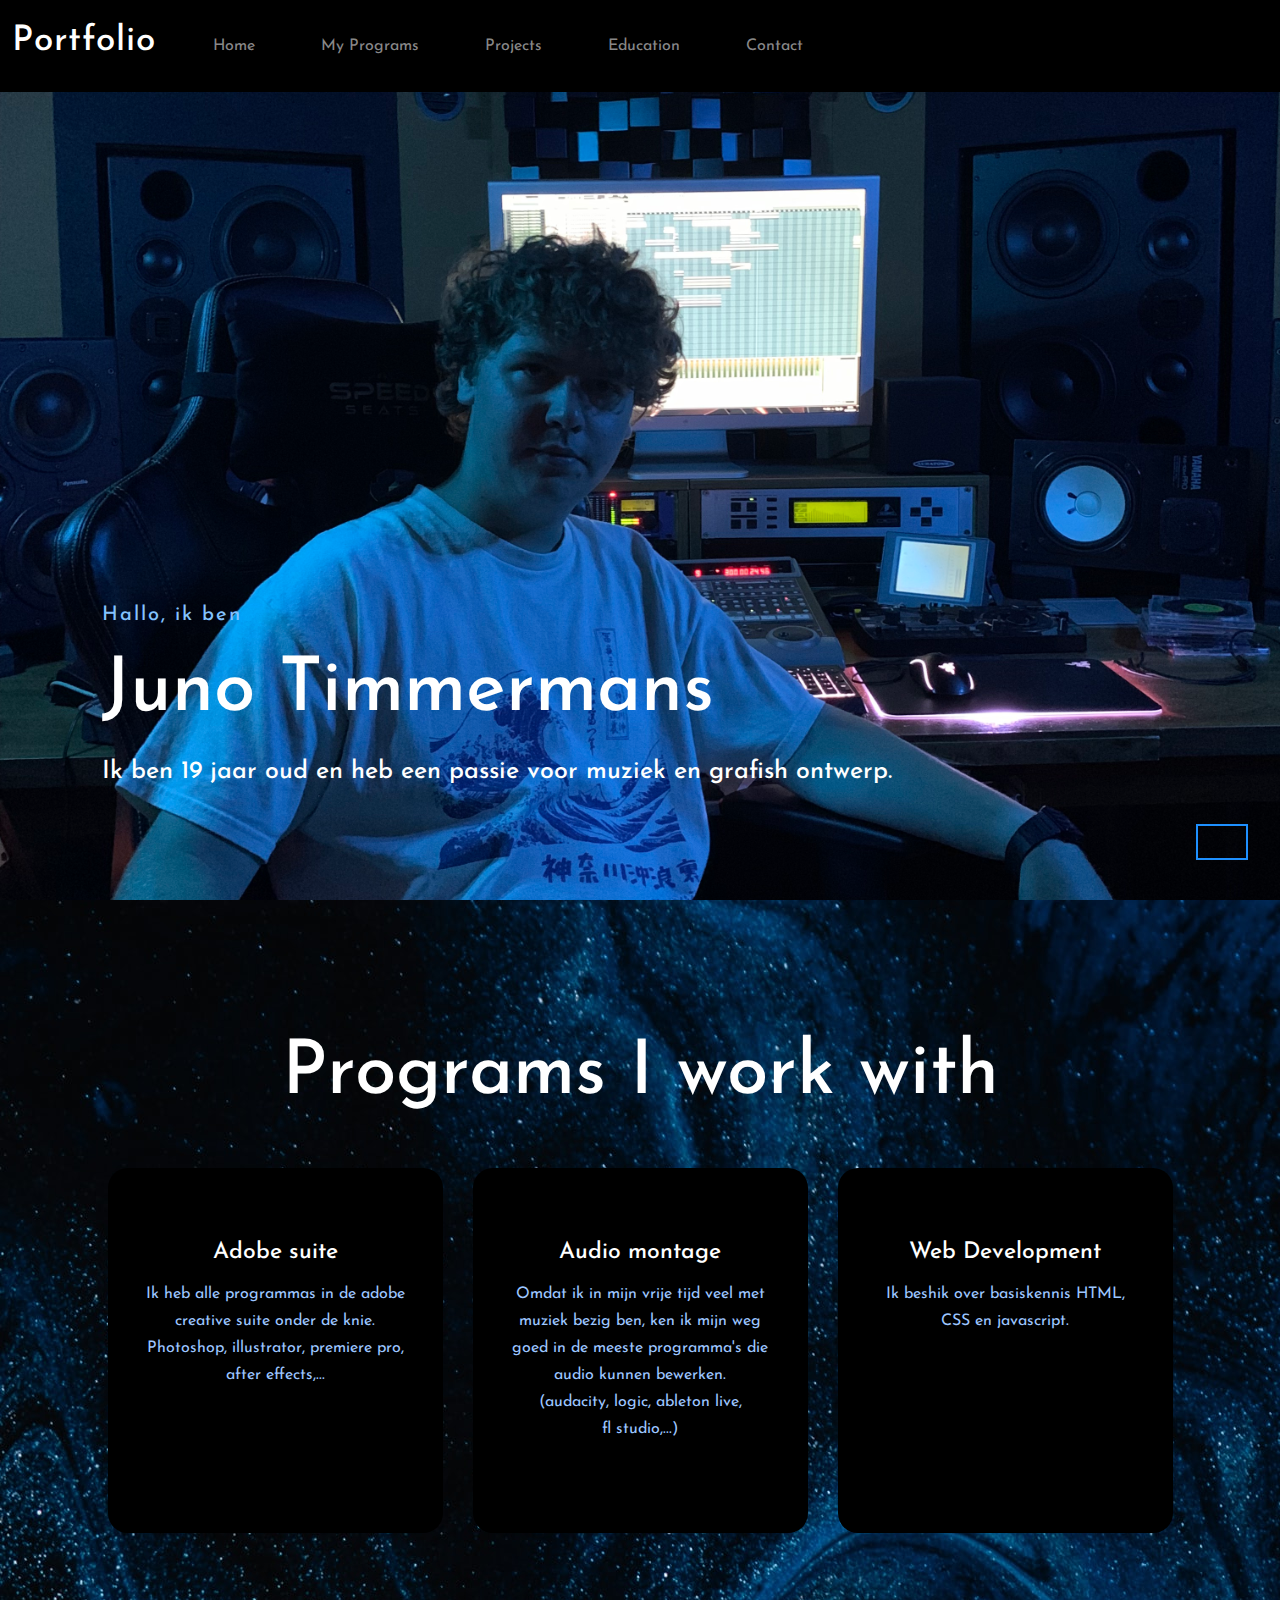
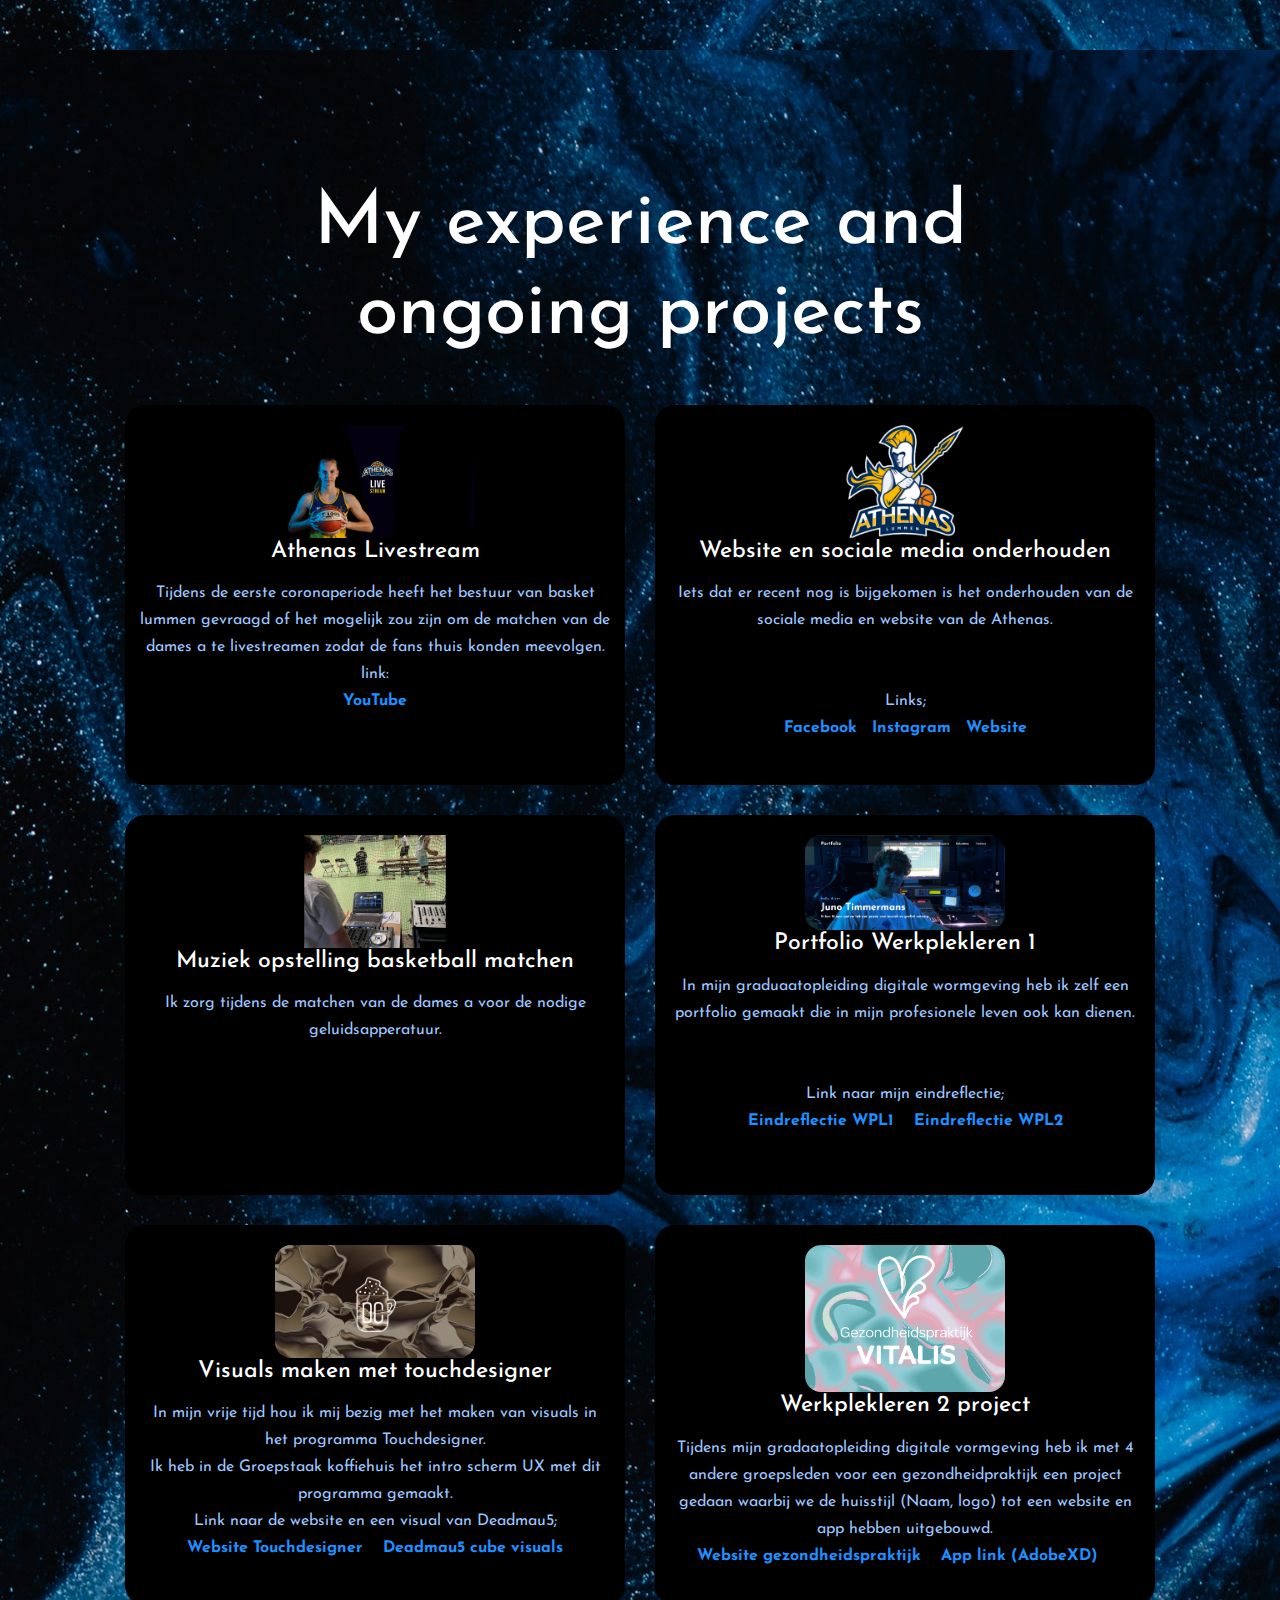
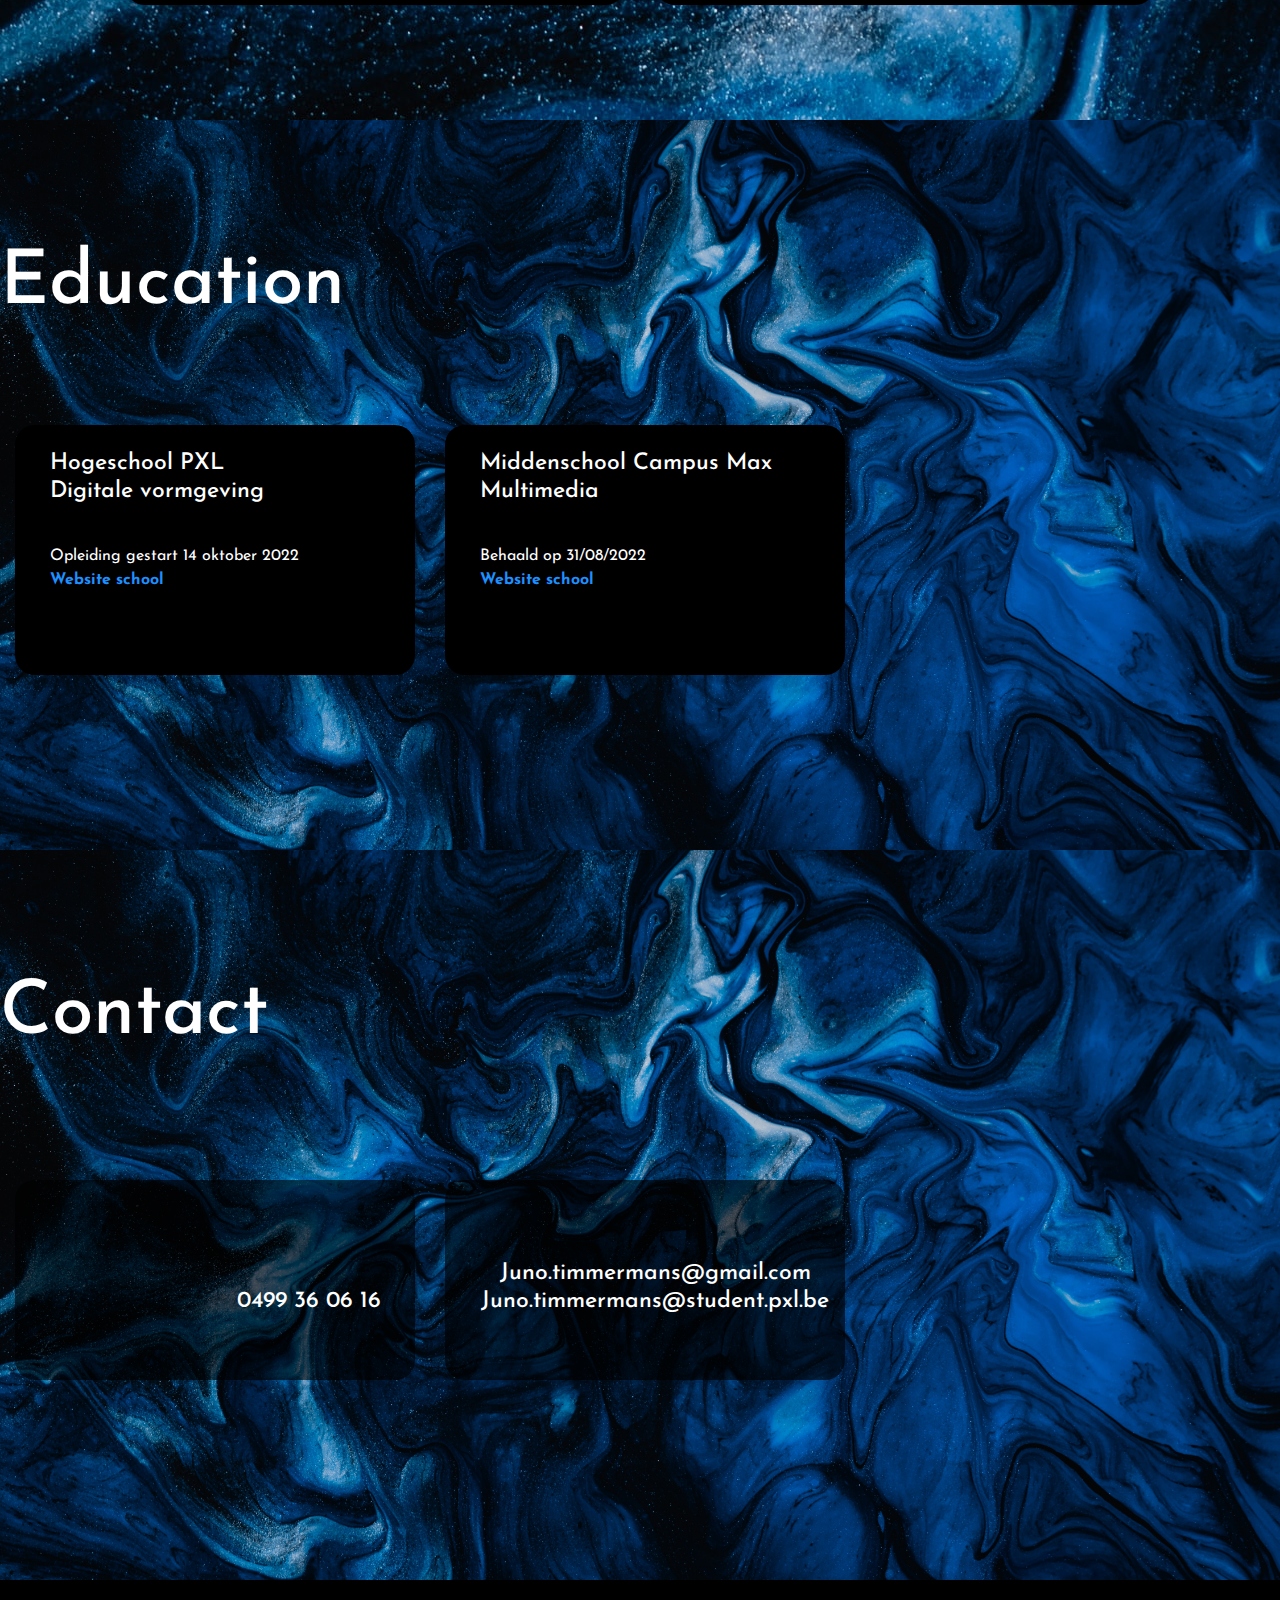
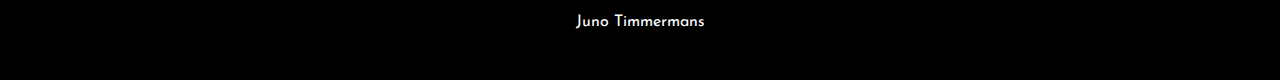
<file: index.html>
<!DOCTYPE html>
<html lang="en">
<head>
    <meta charset="UTF-8">
    <title>Portfolio_JunoTimmermans</title>
    <link rel="stylesheet" href="bootstrap-5.2.3-dist/css/bootstrap-grid.min.css">
    <link rel="stylesheet" href="bootstrap-5.2.3-dist/css/bootstrap.min.css">
    <link rel="stylesheet" href="https://cdn.jsdelivr.net/npm/bootstrap-icons@1.5.0/font/bootstrap-icons.css">
    <link rel="stylesheet" href="bootstrap-5.2.3-dist/css/bootstrap-reboot.min.css">
    <meta name="viewport" content="width=device-width, initial-scale=1.0">
    <link rel="stylesheet" href="https://cdnjs.cloudflare.com/ajax/libs/font-awesome/6.4.0/css/all.min.css" integrity="sha512-iecdLmaskl7CVkqkXNQ/ZH/XLlvWZOJyj7Yy7tcenmpD1ypASozpmT/E0iPtmFIB46ZmdtAc9eNBvH0H/ZpiBw==" crossorigin="anonymous" referrerpolicy="no-referrer" />
    <script defer src="bootstrap-5.2.3-dist/js/bootstrap.bundle.js"></script>

    <link rel="stylesheet" href="https://cdnjs.cloudflare.com/ajax/libs/font-awesome/6.2.1/css/all.min.css" integrity="sha512-MV7K8+y+gLIBoVD59lQIYicR65iaqukzvf/nwasF0nqhPay5w/9lJmVM2hMDcnK1OnMGCdVK+iQrJ7lzPJQd1w==" crossorigin="anonymous" referrerpolicy="no-referrer" />


    <meta name="viewport" content="width=device-width; initial-scale=1.0; maximum-scale=1.0; user-scalable=0;" />
<!--    BRON; https://stackoverflow.com/questions/10506528/css-html-responsive-and-viewport-zoom-issue-->
    <link rel="preconnect" href="https://fonts.googleapis.com"><link rel="preconnect" href="https://fonts.gstatic.com" crossorigin><link href="https://fonts.googleapis.com/css2?family=Josefin+Sans:wght@400;600;700&display=swap" rel="stylesheet">

    <link rel="stylesheet" href="style.css">
    <script src="script.js"></script>
</head>
<body>
<!--Hero section-->
<section id="hero">
    <!--Nav bar-->
    <nav class="navbar navbar-expand-lg navbar-dark bg-black">

        <div class="container-fluid">
            <a class="navbar-brand" href="index.html">
                <h2 class="logo">Portfolio</h2>
            </a>
            <button class="navbar-toggler" type="button" data-bs-toggle="collapse" data-bs-target="#navbarNav" aria-controls="navbarNav" aria-expanded="false" aria-label="Toggle navigation">
                <span class="navbar-toggler-icon"></span>
            </button>
            <div class="collapse navbar-collapse" id="navbarNav">
                <ul class="navbar-nav me-auto p-2">
                    <li class="nav-item">
                        <a class="nav-link" href="#hero">Home</a>
                    </li>

                    <li class="nav-item">
                        <a class="nav-link" href="#myprograms">My programs</a>
                    </li>
                    <li class="nav-item">
                        <a class="nav-link" href="#experience/projects">Projects</a>
                    </li>
                    <li class="nav-item">
                        <a class="nav-link" href="#education">Education</a>
                    </li>

                    <li class="nav-item">
                        <a class="nav-link" href="#contact">Contact</a>
                    </li>

                </ul>

            </div>
        </div>
    </nav>

    <div class="content">
        <h4>Hallo, ik ben</h4>
        <h1>Juno <span>Timmermans</span></h1>
        <h3>Ik ben 19 jaar oud en heb een passie voor muziek en grafish ontwerp.</h3>

    </div>
    <ul class="socials">
        <li><a href="https://www.facebook.com/profile.php?id=100010769832066" target="_blank"><i class="fa-brands fa-facebook-f"></i></a></li>

        <li><a href="https://www.instagram.com/junotheoriginal/" target="_blank"><i class="fa-brands fa-instagram"></i></a></li>

        <li><a href="https://www.linkedin.com/in/juno-timmermans-aab31b252/" target="_blank"><i class="fa-brands fa-linkedin-in"></i></a></li>
    </ul>

</section>





<section id="myprograms">
    <div class="title row w-auto">
        <h2>Programs I work with</h2>
    </div>

    <div class="box">
        <div class="card">
            <i class="fa-brands fa-creative-commons-remix" style="color: #ffffff;"></i>
            <h5>Adobe suite</h5>
            <div class="cardtext">
                <p>Ik heb alle programmas in de adobe creative suite onder de knie.
                Photoshop, illustrator, premiere pro, after effects,...</p>

            </div>
        </div>

        <div class="card">
            <i class="fa fa-headphones-alt"></i>
            <h5>Audio montage</h5>
            <div class="cardtext">
                <p>Omdat ik in mijn vrije tijd veel met muziek bezig ben, ken ik mijn weg goed in de meeste programma's die audio kunnen bewerken. <br>(audacity, logic, ableton live, <br>fl studio,...) </p>

            </div>
        </div>

        <div class="card">
            <i class="fas fa-laptop-code"></i>
            <h5>Web Development</h5>
            <div class="cardtext">
                <p>Ik beshik over basiskennis HTML, CSS en javascript.</p>

            </div>
        </div>
    </div>

</section>

<section id="experience/projects">
    <div class="titleexp row w-auto">
        <h2>My experience and ongoing projects</h2>
    </div>

    <div class="boxexp">
        <div class="cardexp">
            <img class="rounded-4" src="assets/assets%20experience%20and%20projects/Athenas_livestream.png" alt="athenas_livestream">
            <h5>Athenas Livestream</h5>
            <div class="cardtextexp">
                <p>Tijdens de eerste coronaperiode heeft het bestuur van basket lummen gevraagd of het mogelijk zou zijn om de matchen van de dames a te livestreamen zodat de fans thuis konden meevolgen.<br>

                link:<br>
                <a href="https://www.youtube.com/@athenaslivestreaming/streams" target="_blank">YouTube</a></p>

            </div>
        </div>

        <div class="cardexp">
            <img class="rounded-4" src="assets/assets%20experience%20and%20projects/Logo_athenas.png" alt="logo_athenas">
            <h5>Website en sociale media onderhouden</h5>
            <div class="cardtextexp">
                <p>Iets dat er recent nog is bijgekomen is het onderhouden van de sociale media en website van de Athenas.<br><br><br>
                    Links;<br>
                <a href="https://www.facebook.com/athenaslummen/" target="_blank">Facebook </a>&nbsp
                <a href="https://www.instagram.com/athenaslummen/" target="_blank">Instagram </a>&nbsp
                <a href="https://athenaslummen.be/" target="_blank">Website </a></p>

            </div>
        </div>

        <div class="cardexp">
            <img class="rounded-4" src="assets/assets%20experience%20and%20projects/Athenasmusic.png" alt="athenas_music">
            <h5>Muziek opstelling basketball matchen</h5>
            <div class="cardtextexp">
                <p>Ik zorg tijdens de matchen van de dames a voor de nodige geluidsapperatuur.</p>

            </div>
        </div>

        <div class="cardexp">
            <img class="rounded-4" src="assets/assets%20experience%20and%20projects/Portfolio_Juno.PNG" alt="portfolio_juno">
            <h5>Portfolio Werkplekleren 1</h5>
            <div class="cardtextexp">
                <p>In mijn graduaatopleiding digitale wormgeving heb ik zelf een portfolio gemaakt die in mijn profesionele leven ook kan dienen.<br><br><br>
                Link naar mijn eindreflectie;<br>
                <a href="eindreflectie_WPL.html" target="_blank">Eindreflectie WPL1</a>&nbsp &nbsp
                    <a href="eindreflectie_WPL2.html" target="_blank">Eindreflectie WPL2</a></p>

            </div>
        </div>

        <div class="cardexp">
            <img class="rounded-4" src="assets/assets%20experience%20and%20projects/Touchdesigner.png" alt="touchdesigner">
            <h5>Visuals maken met touchdesigner</h5>
            <div class="cardtextexp">
                <p>In mijn vrije tijd hou ik mij bezig met het maken van visuals in het programma Touchdesigner.<br>
                    Ik heb in de Groepstaak koffiehuis het intro scherm UX met dit programma gemaakt.<br>
                Link naar de website en een visual van Deadmau5;<br>
                    <a href="https://derivative.ca/" target="_blank">Website Touchdesigner</a>&nbsp &nbsp
                <a href="https://youtu.be/CMukgo_91_M" target="_blank">Deadmau5 cube visuals</a></p>

            </div>
        </div>

        <div class="cardexp">
            <img class="rounded-4" src="assets/assets%20experience%20and%20projects/Knipsel.PNG" alt="touchdesigner">
            <h5>Werkplekleren 2 project</h5>
            <div class="cardtextexp">
                <p>Tijdens mijn gradaatopleiding digitale vormgeving heb ik met 4 andere groepsleden voor een gezondheidpraktijk
                    een project gedaan waarbij we de huisstijl (Naam, logo) tot een website en app hebben uitgebouwd.<br>
                    <a href="https://zippy-pixie-d6d2ce.netlify.app/index.html" target="_blank">Website gezondheidspraktijk</a>&nbsp &nbsp
                    <a href="https://xd.adobe.com/view/9f405c32-1bd6-472d-86ea-ddc22d89bfbe-ca13/?fullscreen&hints=off" target="_blank">App link (AdobeXD)</a>&nbsp &nbsp

            </div>
        </div>

    </div>

</section>

<section id="education">

    <div class="title_education"></div>
    <h1>Education</h1>
    <div class="boxeducation">

        <div class="cardeducation">
            <i class="fa fa-hourglass-start"></i>
        <h5>Hogeschool PXL<br>Digitale vormgeving</h5><br>
        <p>Opleiding gestart 14 oktober 2022<br>
        <a href="https://www.pxl.be/digitale-vormgeving?highlight=digitale%2c%20vormgeving" target="_blank">Website school</a></p>
        </div>

        <div class="cardeducation">
            <i class="fa-solid fa-graduation-cap"></i>
         <h5>Middenschool Campus Max<br>Multimedia<br></h5><br>
            <p>Behaald op 31/08/2022<br>
                <a href="https://www.campusmax.be/studierichting/multimedia/" target="_blank">Website school</a></p>

        </div>
    </div>
</section>





<section id="contact">
    <div class="titlecontact"></div>
    <h1>Contact</h1>
    <div class="boxcontact">

        <div class="cardcontact">
            <i class="fa-solid fa-phone"></i>

            <h5><br><br><br>&nbsp &nbsp &nbsp &nbsp &nbsp &nbsp &nbsp &nbsp &nbsp &nbsp &nbsp &nbsp  0499 36 06 16</h5>

        </div>

        <div class="cardcontact">
            <i class="fa-solid fa-envelope"></i>
            <h5><br><br>Juno.timmermans@gmail.com<br>Juno.timmermans@student.pxl.be</h5>

        </div>










    </div>
</section>
<footer>
    <p>Juno Timmermans </p>
</footer>

<!--top knop-->
<aside>
    <a href="#"><i class="fa-solid fa-arrow-up"></i></a>
</aside>
</body>

</html>
</file>
<file: style.css>
/*Algemeen opzoekwerk is gebeurt binnen de website w3schools; https://www.w3schools.com/*/
*{
    padding: 0;
    margin: 0;
    box-sizing: border-box;
    font-family: 'Josefin Sans', sans-serif;
}
body {
    overflow-x: hidden;
}

/*Home pagina*/
#hero{
    height: 100vh;
    width: 100%;
    background-image: url("assets/Juno_hero_image.jpg");
    background-size: cover;
    background-position: center;

}
nav{
    display: flex;
    align-items: center;
    justify-content: space-between;
    padding-top: 45px;
    padding-left: 8%;
    padding-right: 8%;
    z-index: 1;
    /*background-color: #0007;*/
}
nav ul li{
    list-style-type: none;
    display: inline-block;
    padding: 10px  25px;
}
nav ul li a{
    color: white;
    text-decoration: none;
    font-size: 20px;
    font-weight: bold;
    text-transform: capitalize;
}
nav ul li a:hover{
    color: #1e90ff;
    transition: .4s;
}
.logo{
    color: white;
    font-size: 35px;
    letter-spacing: 1px;
    cursor: pointer;
}
.logo:hover{
    color: #1e90ff;
}

.content{
    position: absolute;
    top: 80%;
    left:8%;
    transform: translateY(-50%);
    /*Bron transform; https://developer.mozilla.org/en-US/docs/Web/CSS/transform-function/translateY*/
}
h1{
    color: white;
    margin: 20px 0px 20px;
    font-size: 75px;
}
h3{
    color: white;
    font-size: 25px;
    margin-bottom: 50px;
}
h4{
    color: #83c2fd;
    letter-spacing: 2px;
    font-size: 20px;
}
/*Socials positionering en hover*/
#hero .socials{
    position: absolute;
    /*Bron; https://www.w3schools.com/css/css_positioning.asp*/
    align-items: center;
    top: 50%;
    right:2%;
    transform: translateY(-50%);
    /*Bron transform; https://developer.mozilla.org/en-US/docs/Web/CSS/transform-function/translateY*/
    list-style-type: none;
    font-size: 30px;

}
#hero .socials li{
    padding: 15px;
}
#hero .socials li a:hover{
    color: #1e90ff;
    transition: .4s;
    /*Bron; https://www.w3schools.com/css/css3_transitions.asp*/
}
.socials li a{
    text-decoration: none;
    color: white;
}

/*My programs*/
#myprograms{
    background-image: url("assets/bg1.jpg");
    /*Bron background image; https://unsplash.com/photos/k8IFmfL7VVg*/
    background-repeat: no-repeat;

    width: 100%;
    padding: 100px 0px;
}
.title h2{
    color: white;
    font-size: 75px;
    width: 800px;
    margin: 30px auto;
    text-align: center;
}
.box{
    display: flex;
    flex-wrap: wrap;
    justify-content: center;
    align-items: center;
    min-height: 400px;
}
.card{
    height: 365px;
    width: 335px;
    padding: 20px 35px;
    background: #000;
    border-radius: 20px;
    margin: 15px;
    position: relative;
    overflow: hidden;
    /*Bron; https://www.w3schools.com/css/css_overflow.asp*/
    text-align: center;
}
.card i{
    font-size: 50px;
    display: block;
    text-align: center;
    margin: 25px 0px;
    color: #ffffff;

}
.card img{
    height: auto;
    width: 100px;
}
.card h5{
    color: white;
    font-size: 23px;
    margin-bottom: 15px;
}
.cardtext p{
    color: #9dc6ff;
    font-size: 16px;
    line-height: 27px;
    margin-bottom: 25px;
}

/*experience and projects*/

#experience\/projects{
    background-image: url("assets/bg1.jpg");
    width: 100%;
    padding: 100px 0px;
}
.titleexp h2{

    color: white;
    font-size: 75px;
    width: 800px;
    margin: 30px auto;
    text-align: center;
}
.boxexp{
    display: flex;
    flex-wrap: wrap;
    justify-content: center;
    align-items: center;
    min-height: 400px;
}
.cardexp{
    height: 380px;
    width: 500px;
    padding: 20px 15px;
    background: #000;
    border-radius: 20px;
    margin: 15px;
    position: relative;
    overflow: hidden;
    text-align: center;
}
/*.card i{*/
/*    font-size: 50px;*/
/*    display: block;*/
/*    text-align: center;*/
/*    margin: 25px 0px;*/
/*    color: #ffffff;*/

/*}*/
.cardexp img{
    height: auto;
    width: 200px;
}
.cardexp h5{
    color: white;
    font-size: 23px;
    margin-bottom: 15px;
}
.cardtextexp p{
    color: #9dc6ff;
    font-size: 16px;
    line-height: 27px;
    margin-bottom: 25px;
}
.cardtextexp a{
    text-decoration: none;
    font-weight: bolder;
    color: #1e90ff;
}
.cardtextexp a:hover{
    color: #9dc6ff;
}
/*Education*/

#education{
    background-image: url("assets/bg1.jpg");
    background-size: cover;
    width: 100%;
    padding: 100px 0px;
}

.boxeducation{
    display: flex;
    flex-wrap: wrap;
    align-items: center;
    min-height: 400px;
}
.cardeducation{
    height: 250px;
    width: 400px;
    padding: 20px 15px;
    background: #000;
    border-radius: 20px;
    margin: 15px;
    position: relative;
    overflow: hidden;
    /*text-align: center;*/
}
.cardeducation i{
    font-size: 50px;
    display: block;
    text-align: left;
    margin: 5px 0px;
    color: #ffffff;
}
.cardeducation h5{
    color: white;
    font-size: 23px;
    margin-bottom: 15px;
    padding-left: 20px;

}
.cardeducation p{
    color: white;
    padding-left: 20px;
}
.cardeducation a{
    text-decoration: none;
    font-weight: bolder;
    color: #1e90ff;
}
.cardeducation a:hover{
    color: #9dc6ff;
}




/*contact*/
#contact{
    background-image: url("assets/bg1.jpg");
    background-size: cover;
    width: 100%;
    padding: 100px 0px;
}
.boxcontact{
    display: flex;
    flex-wrap: wrap;
    align-items: center;
    min-height: 400px;
}



.cardcontact{
    height: 200px;
    width: 400px;
    padding: 20px 15px;
    background: #0009;
    border-radius: 20px;
    margin: 15px;
    position: relative;
    overflow: hidden;
    text-align: center;
}
.cardcontact i{
    font-size: 50px;
    display: block;
    text-align: left;
    margin: 5px 0px;
    color: #ffffff;
}
.cardcontact h5{
    color: white;
    font-size: 23px;
    margin-bottom: 15px;
    padding-left: 20px;

}


/*Footer*/
footer{
    display: flex;
    margin: 0 auto;
    justify-content: center;
    padding: 30px;
    background-color: black;
}
footer p{
    color: #fff;
}
footer i{
    color: #fff;
}

/*Top knop*/
aside{
    position: fixed;
    bottom: 2rem;
    right: 2rem;
}
aside a{
    display: inline-block;
    color: #fff;
    /*background-color: #1e90ff;*/
    padding: 1rem 1.5rem;
    font-size: 1.5rem;
    border: 2px solid #1e90ff;
}
aside a:hover{
    background-color: #fff;
    color: #1e90ff;
}

/*Responsive*/
/*Responsief binnen inspect tool voor ipad air en iphone xr*/

@media screen and (max-width: 820px){
    #hero nav .logo{
        display: none;
    }
    #hero nav ul li a{
        display: inline;
        width: 60px;
        font-size: 18px;
    }
    #hero nav ul{
        margin: 0;
        padding: 0;
        /*width: 200px;*/
    }
    aside{
        display: none;
    }
}

@media screen and (max-width: 415px){

    /*Hero page responsive*/
    #hero nav ul{
        width: 200px;
    }
    .content h1{
        font-size: 35px;
    }
    .content h3{

        font-size: 15px;

    }
    .content h4{

        font-size: 20px;
    }

    /*my programs responsive*/
    .title h2{
        font-size: 45px;
        width: 400px;
    }

    /*experience titel responsive*/
    .titleexp h2{
        font-size: 45px;
        width: 400px;
    }

    .cardexp{
        height: 380px;
    }
    aside{
        display: none;
    }


}
</file>
